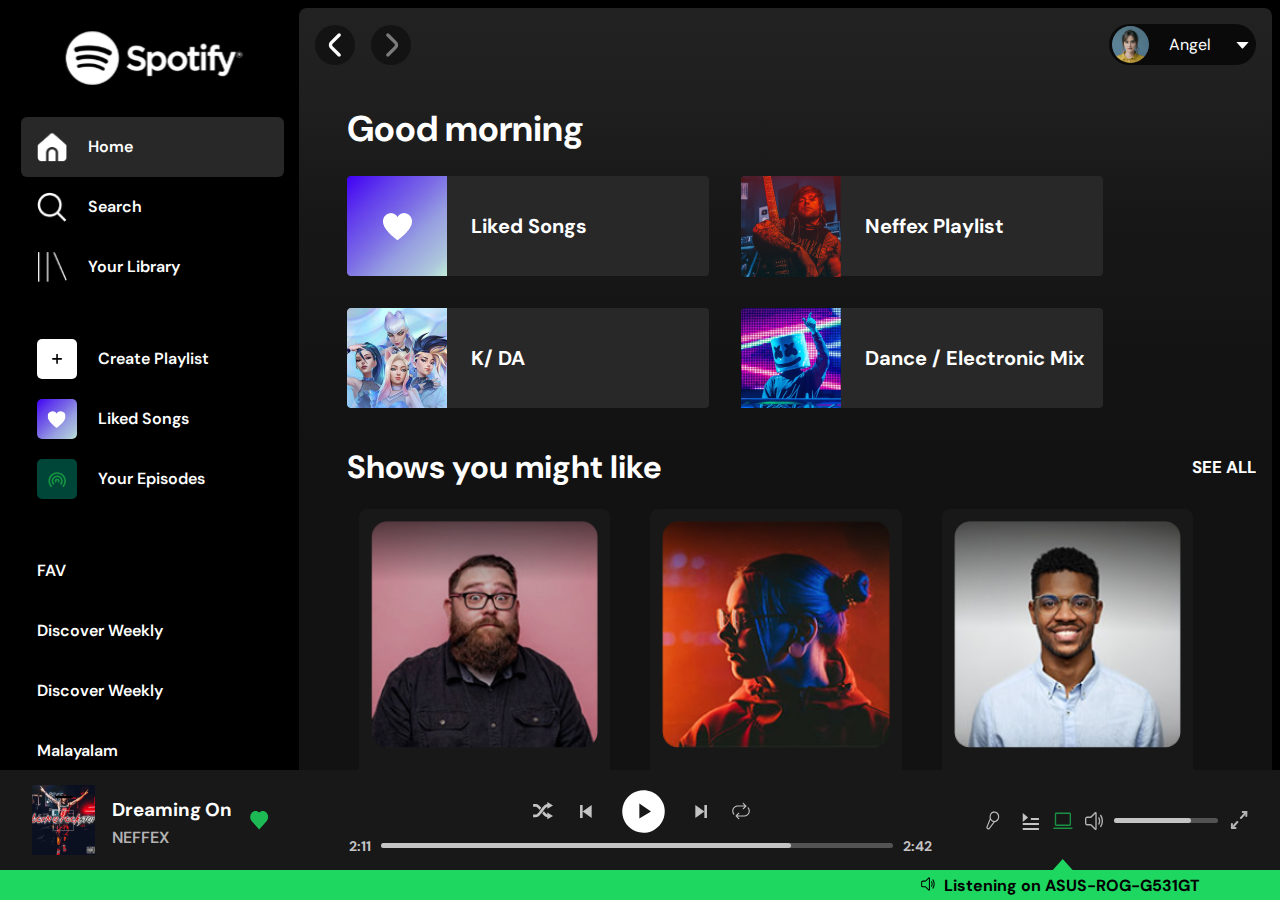
<file: index.html>
<!DOCTYPE html>
<html lang="en">
  <head>
    <meta charset="UTF-8" />
    <meta name="viewport" content="width=device-width, initial-scale=1.0" />
    <title>Spotify - Web Player: Music for everyone</title>
    <link rel="stylesheet" href="style.css" />
    <link rel="shortcut icon" href="./Assets/logo.png" type="image/x-icon" />
  </head>
  <body>
    <div id="container">
      <nav class="sidebar">
        <div class="icon-div">
          <div class="spotify-logo">
              <img src="./Assets/Spotify-logo.svg" width="180px" alt="Spotify Logo" />
          </div>
          <div>
            <div class="icon-links home-link" style="color: #ffffff; opacity: 1">
              <img src="./Assets/home.png" alt="Home" />
              <a href="./playlist.html">Home</a>
            </div>
            <div class="icon-links ">
              <img src="./Assets/search.png" alt="Search" />
              <a href="#">Search</a>
            </div>
            <div class="icon-links">
              <img src="./Assets/library.png" />
              <a href="./playlist.html">Your Library</a>
            </div>
          </div>
          <div>
            <div class="icon-links">
              <div class="pl-list-img" style=" background-color: #ffffff;">
              <img src="./Assets/plus.svg">
              </div>
              <a href="./playlist.html">Create Playlist</a>
            </div>
            <div class="icon-links">
              <div class="pl-list-img" style="background: linear-gradient(135deg, #4000F4 0%, #603AED 22.48%, #7C6EE6 46.93%, #979FE1 65.71%, #A2B3DE 77.68%, #ADC8DC 88.93%, #C0ECD7 100%);">
                <img src="./Assets/heart.svg">
              </div>
              <a href="#">Liked Songs</a>
            </div>
            <div class="icon-links">
              <div class="pl-list-img" style=" background-color: #004638;">
                <img src="./Assets/radio.svg" >
              </div>
              <a href="#">Your Episodes</a>
            </div>
          </div>
          <div>
            <div class="icon-links">FAV</div>
            <div class="icon-links">Discover Weekly</div>
            <div class="icon-links">Discover Weekly</div>
            <div class="icon-links">Malayalam</div>
            <div class="icon-links">Dance / Electronix Mix</div>
            <div class="icon-links">EDM / Popular</div>
          </div>
          <div class="icon-links">
            <img src="./Assets/install.png">
            <a href="#">Install App</a>
          </div>
        </div>
      </nav>
      <main class="main-content">
        <div class="top-bar">
          <div class="nav-btn">
            <div class="round-btn">
              <img src="./Assets/angle-left.svg">
            </div>
            <div class="round-btn">
              <img src="./Assets/angle-right.svg">
            </div>
          </div>
          <div class="profile-btn">
            <img src="./Assets/profile-img.svg">
            <a href="#">Angel</a>
            <img src="./Assets/caret-down.svg">
          </div>
        </div>
        <div class="category-main">
          <!-- morning section -->
          <div style="font-size: large;">
            <h1>Good morning</h1>
            <div class="morning-section">
              <div class="morning-card">
                <img src="./Assets/liked song.png">
                <span>Liked Songs</span>
              </div>
              <div class="morning-card">
                <img src="./Assets/red-image.png">
                <span>Neffex Playlist</span>
              </div>
              <div class="morning-card">
                <img src="./Assets/KD.png">
                <span>K/ DA</span>
              </div>
              <div class="morning-card">
                <img src="./Assets/marsmallow.png">
                <span>Dance / Electronic Mix</span>
              </div>
            </div>
          </div>
          <!-- show seection -->
          <div class="shows">
            <div class="show-heading">
              <div>
                <h1>Shows you might like</h1>
              </div>
              <div
              ><a href="#">SEE ALL</a></div>
            </div>
            <div class="show-card-container">
              <div class="card">
                <img src="./Assets/Rectangle 16.png" alt="album-pic" class="card-img">
                <p class="card-name">Discover Weekly</p>
                <p class="card-description">Ben Ina Scott</p>
              </div>
              <div class="card">
                <img src="./Assets/Rectangle 16 (1).png" alt="album-pic" class="card-img">
                <p class="card-name">MEDITATION SELF</p>
                <p class="card-description">Ibn Hussain Aleen</p>
              </div>
              <div class="card">
                <img src="./Assets/Rectangle 16 (2).png" alt="album-pic" class="card-img">
                <p class="card-name">Daily Mix 3</p>
                <p class="card-description">Samuel Scott</p>
              </div>
              <div class="card">
                <img src="./Assets/Rectangle 16 (3).png" alt="album-pic" class="card-img">
                <p class="card-name">The Alexa Show</p>
                <p class="card-description">Adriana Tom</p>
              </div>
            </div>
          </div>
          <!--charts -->
          <div class="shows">
            <div class="show-heading">
              <div>
                <h1>Charts</h1>
              </div>
              <div
              ><a href="#">SEE ALL</a></div>
            </div>
            <div class="show-card-container">
              <div class="card">
                <img src="./Assets/top-50 india.jpg" alt="album-pic" class="card-img">
                <p class="card-name">Top 50 - India</p>
                <p class="card-description">Your daily update of the most played tracks...</p>
              </div>
              <div class="card">
                <img src="./Assets/top-50-global.jpg" alt="album-pic" class="card-img">
                <p class="card-name">Top 50 - Global</p>
                <p class="card-description">Your daily update of the most played tracks...</p>
              </div>
              <div class="card">
                <img src="./Assets/top-hit india.jpeg" alt="album-pic" class="card-img">
                <p class="card-name">Hot Hits India</p>
                <p class="card-description">The hottest tracks in India.</p>
              </div>
              <div class="card">
                <img src="./Assets/top-hit hindi.jpeg" alt="album-pic" class="card-img">
                <p class="card-name">Top Hits Hindi</p>
                <p class="card-description">Hottest Hindi music served here.</p>
              </div>
            </div>
          </div>
          <!-- made for you -->
          <div class="shows last-show">
            <div class="show-heading">
              <div>
                <h1>Made For You</h1>
              </div>
              <div
              ><a href="#">SEE ALL</a></div>
            </div>
            <div class="show-card-container">
              <div class="card">
                <img src="./Assets/discover-weekly.jpeg" alt="album-pic" class="card-img">
                <p class="card-name">Discover Weekly</p>
                <p class="card-description">Your weekly mixtape of fresh music.</p>
              </div>
              <div class="card">
                <img src="./Assets/mix1.jpeg" alt="album-pic" class="card-img">
                <p class="card-name">Daily Mix 1</p>
                <p class="card-description">Nick Jonas, Black Eyed peas, Ed Sheeran and more</p>
              </div>
              <div class="card">
                <img src="./Assets/jass manak.jpeg" alt="album-pic" class="card-img">
                <p class="card-name">Daily Mix 2</p>
                <p class="card-description">Jass Manak, Guru Randhawa and more</p>
              </div>
              <div class="card">
                <img src="./Assets/tegi-pannu.jpeg" alt="album-pic" class="card-img">
                <p class="card-name">Daily Mix 3</p>
                <p class="card-description">TEgi Pannu, Prabh Singh, karan Randhawa and more</p>
              </div>


            </div>
          </div>
        </div>
      </main>
      <div class="player">
        <div class="player-left">
          <img src="./Assets/album-neffex.png">
          <div class="current-song">
            <h3>Dreaming On</h3>
            <p>NEFFEX</p>
          </div>
          <img src="./Assets/bx_bxs-heart.svg">
        </div>
        <div class="player-center">
          <div class="player-control">
            <img src="./Assets/raphael_shuffle.svg">
            <img src="./Assets/bx_bx-skip-previous.svg">
            <img src="./Assets/gridicons_play.svg">
            <img src="./Assets/bx_bx-skip-next.svg">
            <img src="./Assets/repeat.svg">
          </div>
          <div class="player-timeline">
            <span>2:11</span>
            <input type="range" class="range-slider1" minlength="1" maxlength="100" value="80">
            <span>2:42</span>
          </div>
        </div>
        <div class="player-right">
          <img src="./Assets/ph_microphone-stage.svg">
          <img src="./Assets/carbon_query-queue.svg">
          <div class="device">
            <img src="./Assets/carbon_laptop.svg">
            <img src="./Assets/green-arrow.svg" class="green-arrow">
          </div>
          <img src="./Assets/speaker.svg">
          <input type="range" class="range-slider2" minlength="1" maxlength="100" value="72">
          <img src="./Assets/expand.svg">
        </div>
      </div>
      <div class="playing-on">
        <div>
          <img src="./Assets/black speaker.svg">
          <span>Listening on ASUS-ROG-G531GT</span>
        </div>
      </div>
    </div>
  </body>
</html>
</file>
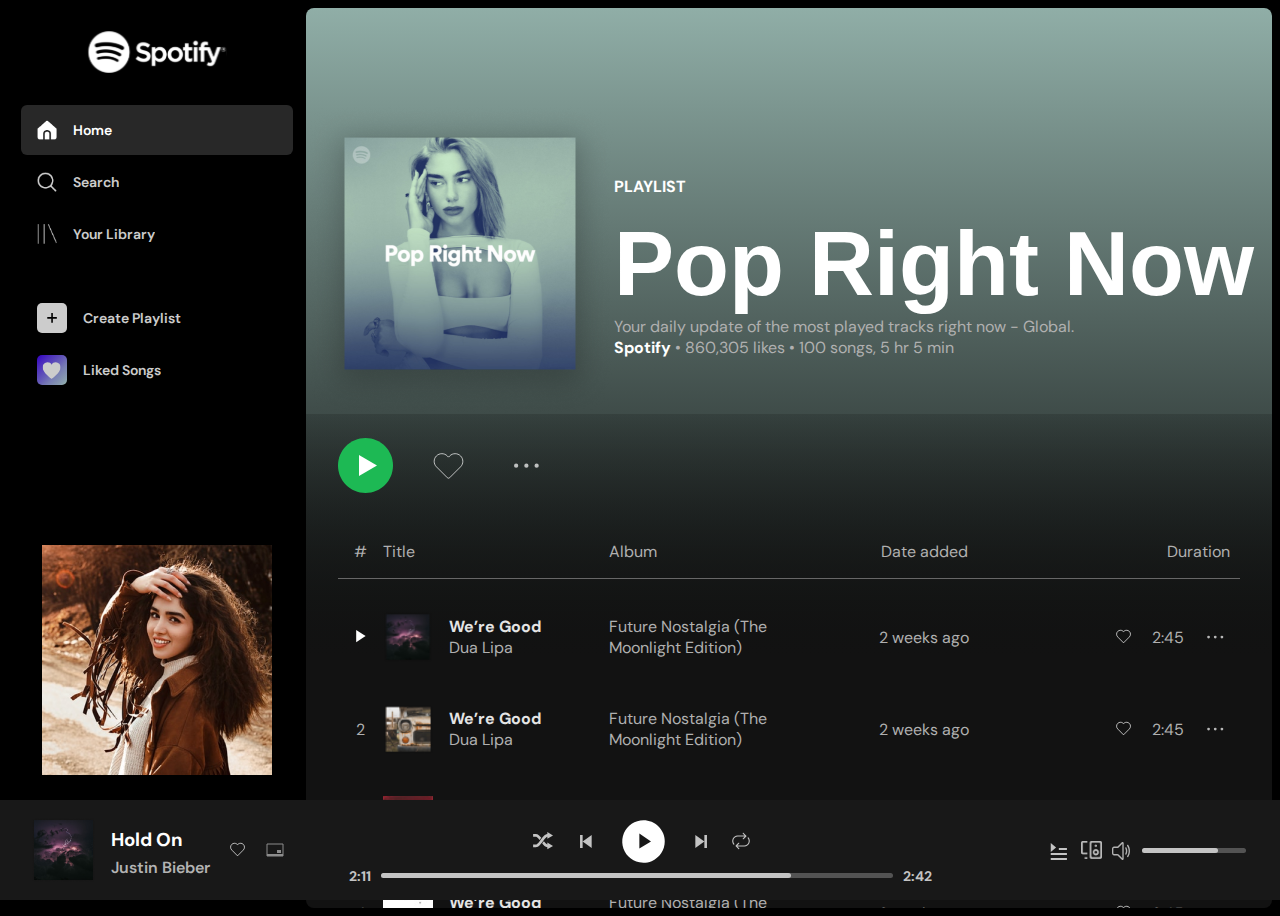
<file: playlist.html>
<!DOCTYPE html>
<html lang="en">

<head>
    <meta charset="UTF-8" />
    <meta name="viewport" content="width=device-width, initial-scale=1.0" />
    <title>Spotify - Web Player: Music for everyone</title>
    <!-- css file -->
    <link rel="stylesheet" href="style.css" />
    <link rel="stylesheet" href="playlist.css">
    <!-- favicon -->
    <link rel="shortcut icon" href="./Assets/logo.png" type="image/x-icon" />
</head>

<body>
    <div id="container">
        <nav class="sidebar">
            <div class="icon-div">
                <div class="spotify-logo">
                    <img src="./Assets/Spotify-logo.svg" width="140px" alt="Spotify Logo" />
                </div>
                <div>
                    <div class="icon-links home-link">
                        <img src="./Assets/home.png" alt="Home" />
                        <a href="./index.html">Home</a>
                    </div>
                    <div class="icon-links">
                        <img src="./Assets/search.png" alt="Search" />
                        <a href="#">Search</a>
                    </div>
                    <div class="icon-links">
                        <img src="./Assets/library.png" />
                        <p>Your Library</p>
                    </div>
                </div>
                <div>
                    <div class="icon-links">
                        <div class="pl-list-img" style=" background-color: #ffffff;">
                            <img src="./Assets/plus.svg">
                        </div>
                        <a href="#">Create Playlist</a>
                    </div>
                    <div class="icon-links">
                        <div class="pl-list-img"
                            style="background: linear-gradient(135deg, #4000F4 0%, #603AED 22.48%, #7C6EE6 46.93%, #979FE1 65.71%, #A2B3DE 77.68%, #ADC8DC 88.93%, #C0ECD7 100%);">
                            <img src="./Assets/heart.svg">
                        </div>
                        <a href="#">Liked Songs</a>
                    </div>
                </div>
            </div>
            <div class="album-pic">
                <img src="./Assets/album art.png">
            </div>
        </nav>
        <main class="main-content">
            <div class="main-content-1">
                <img src="./Assets/스크린샷 2021-03-16 오후 4.04 2.png" alt="album-pic">
                <div class="headings">
                    <p class="headings-p1">PLAYLIST</p>
                    <h1>Pop Right Now</h1>
                    <p class="headings-p2">
                        Your daily update of the most played tracks right now - Global. <br>
                        <span>Spotify</span> &#x2022 860,305 likes &#x2022 100 songs, 5 hr 5 min
                    </p>
                </div>
            </div>
            <div class="main-content-2">
                <div class="play-fav-more">
                    <img src="./Assets/thumb_play.svg">
                    <img src="./Assets/hollow heart 2.svg">
                    <img src="./Assets/more_big.svg">
                </div>
                <!-- song List -->
                <div class="row row-head">
                    <p class="col-num">#</p>
                    <p class="col-title">Title</p>
                    <p class="col-album">Album</p>
                    <p class="col-date">Date added</p>
                    <p class="col-duration">Duration</p>
                </div>
                <div class="row row-data">
                    <div class="col-num">
                        <img src="./Assets/Polygon-2.svg" style="width: fit-content;">
                    </div>
                    <div class="col-title">
                        <div class="title-data">
                            <img src="./Assets/Rectangle 9.png" width="50" height="50px">
                            <div>
                                <h4>We’re Good</h4>
                                <p>Dua Lipa</p>
                            </div>
                        </div>
                    </div>
                    <p class="col-album">Future Nostalgia (The Moonlight Edition)</p>
                    <p class="col-date">2 weeks ago</p>
                    <div class="col-duration">
                        <div class="duration-data">
                            <img src="./Assets/ic-heart.svg">
                            <p>2:45</p>
                            <img src="./Assets/more_big.svg" width="30">
                        </div>
                    </div>
                </div>
                <div class="row row-data">
                    <p class="col-num">2</p>
                    <div class="col-title">
                        <div class="title-data">
                            <img src="./Assets/Rectangle 20.png" width="50" height="50px">
                            <div>
                                <h4>We’re Good</h4>
                                <p>Dua Lipa</p>
                            </div>
                        </div>
                    </div>
                    <p class="col-album">Future Nostalgia (The Moonlight Edition)</p>
                    <p class="col-date">2 weeks ago</p>
                    <div class="col-duration">
                        <div class="duration-data">
                            <img src="./Assets/ic-heart.svg">
                            <p>2:45</p>
                            <img src="./Assets/more_big.svg" width="30">
                        </div>
                    </div>
                </div>
                <div class="row row-data">
                    <p class="col-num">3</p>
                    <div class="col-title">
                        <div class="title-data">
                            <img src="./Assets/3.jpeg" width="50" height="50px">
                            <div>
                                <h4>We’re Good</h4>
                                <p>Dua Lipa</p>
                            </div>
                        </div>
                    </div>
                    <p class="col-album">Future Nostalgia (The Moonlight Edition)</p>
                    <p class="col-date">2 weeks ago</p>
                    <div class="col-duration">
                        <div class="duration-data">
                            <img src="./Assets/ic-heart.svg">
                            <p>2:45</p>
                            <img src="./Assets/more_big.svg" width="30">
                        </div>
                    </div>
                </div>
                <div class="row row-data">
                    <p class="col-num">4</p>
                    <div class="col-title">
                        <div class="title-data">
                            <img src="./Assets/4.jpeg" width="50" height="50px">
                            <div>
                                <h4>We’re Good</h4>
                                <p>Dua Lipa</p>
                            </div>
                        </div>
                    </div>
                    <p class="col-album">Future Nostalgia (The Moonlight Edition)</p>
                    <p class="col-date">2 weeks ago</p>
                    <div class="col-duration">
                        <div class="duration-data">
                            <img src="./Assets/ic-heart.svg">
                            <p>2:45</p>
                            <img src="./Assets/more_big.svg" width="30">
                        </div>
                    </div>
                </div>
                <div class="row row-data">
                    <p class="col-num">5</p>
                    <div class="col-title">
                        <div class="title-data">
                            <img src="./Assets/5.jpeg" width="50" height="50px">
                            <div>
                                <h4>We’re Good</h4>
                                <p>Dua Lipa</p>
                            </div>
                        </div>
                    </div>
                    <p class="col-album">Future Nostalgia (The Moonlight Edition)</p>
                    <p class="col-date">2 weeks ago</p>
                    <div class="col-duration">
                        <div class="duration-data">
                            <img src="./Assets/ic-heart.svg">
                            <p>2:45</p>
                            <img src="./Assets/more_big.svg" width="30">
                        </div>
                    </div>
                </div>
                <div class="row row-data">
                    <p class="col-num">6</p>
                    <div class="col-title">
                        <div class="title-data">
                            <img src="./Assets/6.jpeg" width="50" height="50px">
                            <div>
                                <h4>We’re Good</h4>
                                <p>Dua Lipa</p>
                            </div>
                        </div>
                    </div>
                    <p class="col-album">Future Nostalgia (The Moonlight Edition)</p>
                    <p class="col-date">2 weeks ago</p>
                    <div class="col-duration">
                        <div class="duration-data">
                            <img src="./Assets/ic-heart.svg">
                            <p>2:45</p>
                            <img src="./Assets/more_big.svg" width="30">
                        </div>
                    </div>
                </div>
                <div class="row row-data">
                    <p class="col-num">7</p>
                    <div class="col-title">
                        <div class="title-data">
                            <img src="./Assets/7.jpeg" width="50" height="50px">
                            <div>
                                <h4>We’re Good</h4>
                                <p>Dua Lipa</p>
                            </div>
                        </div>
                    </div>
                    <p class="col-album">Future Nostalgia (The Moonlight Edition)</p>
                    <p class="col-date">2 weeks ago</p>
                    <div class="col-duration">
                        <div class="duration-data">
                            <img src="./Assets/ic-heart.svg">
                            <p>2:45</p>
                            <img src="./Assets/more_big.svg" width="30">
                        </div>
                    </div>
                </div>
                <div class="row row-data">
                    <p class="col-num">8</p>
                    <div class="col-title">
                        <div class="title-data">
                            <img src="./Assets/8.jpeg" width="50" height="50px">
                            <div>
                                <h4>We’re Good</h4>
                                <p>Dua Lipa</p>
                            </div>
                        </div>
                    </div>
                    <p class="col-album">Future Nostalgia (The Moonlight Edition)</p>
                    <p class="col-date">2 weeks ago</p>
                    <div class="col-duration">
                        <div class="duration-data">
                            <img src="./Assets/ic-heart.svg">
                            <p>2:45</p>
                            <img src="./Assets/more_big.svg" width="30">
                        </div>
                    </div>
                </div>
                <div class="row row-data">
                    <p class="col-num">9</p>
                    <div class="col-title">
                        <div class="title-data">
                            <img src="./Assets/9.jpeg" width="50" height="50px">
                            <div>
                                <h4>We’re Good</h4>
                                <p>Dua Lipa</p>
                            </div>
                        </div>
                    </div>
                    <p class="col-album">Future Nostalgia (The Moonlight Edition)</p>
                    <p class="col-date">2 weeks ago</p>
                    <div class="col-duration">
                        <div class="duration-data">
                            <img src="./Assets/ic-heart.svg">
                            <p>2:45</p>
                            <img src="./Assets/more_big.svg" width="30">
                        </div>
                    </div>
                </div>
                <div class="row row-data">
                    <p class="col-num">10</p>
                    <div class="col-title">
                        <div class="title-data">
                            <img src="./Assets/10.jpeg" width="50" height="50px">
                            <div>
                                <h4>We’re Good</h4>
                                <p>Dua Lipa</p>
                            </div>
                        </div>
                    </div>
                    <p class="col-album">Future Nostalgia (The Moonlight Edition)</p>
                    <p class="col-date">2 weeks ago</p>
                    <div class="col-duration">
                        <div class="duration-data">
                            <img src="./Assets/ic-heart.svg">
                            <p>2:45</p>
                            <img src="./Assets/more_big.svg" width="30">
                        </div>
                    </div>
                </div>
            </div>
    </div>
    </main>
    <!-- player section -->
    <div class="player">
        <div class="player-left">
            <img src="./Assets/song-pic2.png">
            <div class="current-song">
                <h3>Hold On</h3>
                <p>Justin Bieber</p>
            </div>
            <img src="./Assets/ic-heart.svg">
            <img src="./Assets/ic-pip.svg">
        </div>
        <div class="player-center">
            <div class="player-control">
                <img src="./Assets/raphael_shuffle.svg">
                <img src="./Assets/bx_bx-skip-previous.svg">
                <img src="./Assets/gridicons_play.svg">
                <img src="./Assets/bx_bx-skip-next.svg">
                <img src="./Assets/repeat.svg">
            </div>
            <div class="player-timeline">
                <span>2:11</span>
                <input type="range" class="range-slider1" minlength="1" maxlength="100" value="80">
                <span>2:42</span>
            </div>
        </div>
        <div class="player-right">
            <img src="./Assets/carbon_query-queue.svg">
            <img src="./Assets/multi-device.png" height="18px" style="opacity: 0.7;">
            <img src="./Assets/speaker.svg">
            <input type="range" class="range-slider2" minlength="1" maxlength="100" value="72">
        </div>
    </div>
</body>

</html>
</file>
<file: style.css>
@import url("https://fonts.googleapis.com/css2?family=DM+Sans:opsz@9..40&display=swap");
* {
  font-family: "DM Sans", sans-serif;
  box-sizing: border-box;
}
:root {
  --black: #000;
  --grey: #181818;
  --btn-fill: #131313;
  --light-grey: #282828;
  --light-light-grey: #303030;
  --white: #ffffff;
  --green: #1ed760;
}
body {
  display: flex;
  flex-direction: column;
  height: 100%;
  margin: 0rem;
  overflow: hidden;
  font-family: "Nunito", sans-serif;
  background-color: var(--black);
  color: var(--white);
}
a {
  text-decoration: none;
  color: var(--white);
}
::-webkit-scrollbar {
  display: none;
}
#container {
  display: flex;
  flex: 1;
  overflow: hidden;
  background-color: var(--black);
  padding: 8px;
}
.sidebar {
  display: flex;
  flex-direction: column;
  flex: 0.22;
  background-color: var(--black);
  gap: 1rem;
  overflow-y: auto;
  height: 90vh;
  padding: 0.8rem;
}
.main-content {
  padding: 1rem;
  flex: 0.78;
  border-radius: 0.5rem;
  background: linear-gradient(
    180deg,
    #222 0%,
    #1f1f1f 11.64%,
    #171717 25.66%,
    #161616 32.94%,
    #151515 35.98%,
    #131313 44.89%,
    #121212 55.22%,
    #121212 75.34%,
    #121212 100%
  );
}
.player {
  height: 100px;
  width: 100%;
  position: fixed;
  bottom: 30px;
  left: 0;
  background-color: var(--grey);
}
.playing-on {
  height: 30px;
  width: 100%;
  position: fixed;
  bottom: 0;
  left: 0;
  background-color: var(--green);
}
.icon-div {
  display: flex;
  flex-direction: column;
  gap: 2rem;
  padding-bottom: 5.6rem;
}
.spotify-logo {
  display: flex;
  justify-content: center;
  align-items: center;
  cursor: pointer;
  padding-top: 10px;
}
.icon-links {
  display: flex;
  gap: 1.3rem;
  padding-left: 1rem;
  align-items: center;
  font-size: 16px;
  font-weight: 600;
  cursor: pointer;
  height: 60px;
  width: 99%;
  border-radius: 6px;
}
.icon-links:hover {
  transition: all 0.3s;
  background-color: var(--light-grey);
}
.home-link{
  background-color: var(--light-grey);
}
.icon-links img {
  width: 30px;
  height: 30px;
}
.pl-list-img {
  display: flex;
  align-items: center;
  justify-content: center;
  border-radius: 5px;
  height: 40px;
  width: 40px;
}
.pl-list-img > img {
  height: 20px;
  width: 20px;
}
.nav-btn {
  display: flex;
  gap: 1rem;
}
.top-bar {
  display: flex;
  justify-content: space-between;
  align-items: center;
  padding-bottom: 1rem;
}
.round-btn {
  display: flex;
  height: 40px;
  width: 40px;
  border-radius: 50%;
  background-color: var(--btn-fill);
}
.round-btn img:hover {
  cursor: pointer;
}
.profile-btn {
  display: flex;
  justify-content: space-between;
  align-items: center;
  width: 147px;
  height: 41px;
  background: #0a0a0a;
  border-radius: 33px;
  padding-inline: 3px;
  cursor: pointer;
}
.profile-btn:hover {
  border: 1px solid gray;
}
.category-main {
  display: flex;
  flex-direction: column;
  overflow-y: auto;
  gap: 1rem;
  height: 80vh;
  padding-left: 2rem;
}
.morning-section {
  display: flex;
  gap: 2rem;
  flex-wrap: wrap;
}
.morning-card {
  display: flex;
  align-items: center;
  gap: 1.5rem;
  color: #fff;
  font-size: 20px;
  font-style: normal;
  font-weight: 700;
  width: 362px;
  height: 100px;
  background-color: var(--light-grey);
  border-radius: 4px;
}
.morning-card:hover {
  background-color: #303030;
}
.show-heading {
  display: flex;
  justify-content: space-between;
  align-items: center;
  
}
.show-heading a {
  font-size: 17px;
  font-weight: 700;
  text-underline-offset: 8px;
}
.show-heading a:hover {
  text-decoration: underline;
}
.show-card-container {
  display: flex;
  gap: 1rem;
  flex-wrap: wrap;
}
.card {
  width: 251.292px;
height: 305.904px;
  background-color: var(--grey);
  padding: 12px;
  border-radius: 8px;
  height: fit-content;
  margin: 0px 12px;
}
.card:hover{
    cursor: pointer;
    background-color: var(--light-grey);
}
.card img {
  width: 100%;
  border-radius: 16px;
}
.card-name {
  font-size: 21px;
  font-weight: 600;
  margin-bottom: 5px;
}
.card-description{
color: #B3B3B3;
font-size: 15px;
margin-block: 4px;
}
.last-show{
  padding-bottom: 5rem;
}
/* player css */
.player{
  display: flex;
  justify-content: space-between;
  align-items: center;
  width: 100vw;
}
.player-left{
  display: flex;
  justify-content: flex-start;
  align-items: center;
  width: 25vw;
  margin-left: 2rem;
  gap: 1rem;
}
.current-song h3{
  margin-block: 5px;
}
.current-song p{
  margin-block: 0px;
  color: #B3B3B3;
  font-weight: 600;
}
.player-center{
  display: flex;
  flex-direction: column;
  align-items: center;
  justify-content: center;
  width: 50vw;
}
.player-right{
  display: flex;
  justify-content: flex-end;
  align-items: center;
  width: 25vw;
  gap: 0.6rem;
  margin-right: 2rem;
}
.device{
  height: 100%;
  display: flex;
  align-items: center;
  position: relative;
}
.green-arrow{
  position: absolute;
  bottom: -38px;
}
.player-control{
  display: flex;
  align-items: center;
  gap: 1rem;
}
.player-timeline{
  display: flex;
  justify-content: center;
  align-items: center;
  gap: 0.5rem;
}
.player-timeline span{
  color: #C4C4C4;
  font-size: 14px;
  font-weight: 700;
}
/* range input */
.range-slider1{
  -webkit-appearance: none;
  width: 40vw;
  height: 5px;
  background: #535353;
  border-radius: 2.5px;
  outline: none;
  overflow: hidden;
  cursor: pointer;
}
.range-slider1::-webkit-slider-thumb{
  -webkit-appearance: none;
  width: 5px;
  height: 5px;
  background: #C4C4C4;
  box-shadow: -403px 0 0 400px #C4C4C4;
  border-radius: 2.5px;
}
.range-slider1:hover::-webkit-slider-thumb{
  background: var(--green);
  box-shadow: -403px 0 0 400px var(--green);
}
.range-slider2{
  -webkit-appearance: none;
  width: 104px;
  height: 5px;
  background: #535353;
  border-radius: 2.5px;
  outline: none;
  overflow: hidden;
  cursor: pointer;
}
.range-slider2::-webkit-slider-thumb{
  -webkit-appearance: none;
  appearance: none;
  width: 5px;
  height: 5px;
  background: #C4C4C4;
  box-shadow: -303px 0 0 300px #C4C4C4;
  border-radius: 2.5px;
}
.range-slider2:hover::-webkit-slider-thumb{
  background: var(--green);
  box-shadow: -403px 0 0 400px var(--green);
}
/* playing-on */
.playing-on{
  display: flex;
  align-items: center;
  justify-content: flex-end;
}
.playing-on span{
  color: var(--black);
  color: #000;
  font-size: 16px;
  font-weight: 700;
  margin-right: 5rem;
  margin-left: 5px;
}
.player img{
  cursor: pointer;
}
</file>
<file: playlist.css>
:root {
    --black: #000;
    --grey: #181818;
    --btn-fill: #131313;
    --light-grey: #282828;
    --light-light-grey: #303030;
    --white: #ffffff;
    --green: #1ed760;
}
.player{
    bottom: 0;
}
.sidebar {
  justify-content: space-between;
}
.main-content{
    background: linear-gradient(to bottom, #90AEA7, #000 80% );
    height: 100vh;
}
.main-content{
    overflow-y: auto;
    display: flex;
    flex-direction: column;
    padding: 0;
}
.icon-links {
    display: flex;
    gap: 1rem;
    padding-left: 1rem;
    align-items: center;
    font-size: 14px;
    font-weight: 600;
    opacity: 0.8;
    cursor: pointer;
    height: 50px;
    width: 100%;
    border-radius: 6px;
    margin-bottom: 2px;
  }
  .icon-links:hover {
    opacity: 1;
    background-color: var(--light-grey);
  }
  .home-link{
    opacity: 1;
    background-color: var(--light-grey);
  }
  .icon-links img {
    width: 20px;
    height: 20px;
  }
  .pl-list-img {
    height: 30px;
    width: 30px;
  }
  .album-pic{
    width: 100%;
    padding-top: 20px;
    background-color:#000;
    display: flex;
    position: relative;
    align-items: center;
    justify-content: center;
  }
  .album-pic{
    position: sticky;
    bottom: 30px;
  }
  .playlist-top{
    display: flex;
    align-items:last baseline;
  }

  /* main css */
  .main-content-1 {
    display: flex;
    width: 100%;
    padding-top: 6rem;
}
  .main-content-1 img{
    display: flex;
    justify-content: flex-end;
    display: flex;
}
.headings{
    display: flex;
    flex-direction: column;
    justify-content:center;
}
.headings h1{
    font-family: Circular, spotify-circular, Helvetica, Arial, sans-serif;
    font-size: 90px;
    font-weight: 900;
    margin: 0;
}
.headings-p2{
    margin: 0px;
    color:rgb(176, 176, 176);
}
.headings-p1, .headings-p2 span{
    font-weight: 700;
    color: var(--white);
}
.main-content-2{
    padding: 1.5rem 2rem;
    width: 100%;
    background: linear-gradient(to bottom, rgb(0,0,0, 0.15), rgb(18,18,18) 20% );
    padding-bottom: 7rem;
}
.play-fav-more{
    display: flex;
    gap: 2rem;
    padding-bottom: 2rem;
}
.play-fav-more img{
    cursor: pointer;
}
/* songs list */
.row{
    display: flex;
    width: 100%;
}
.col-num{
    width: 5%;
}
.col-title{
    width: 25%;
}
.col-album{
    width: 25%;
}
.col-date{
    width: 20%;
}
.col-duration{
    width: 25%;
}
.col-num, .col-date{
    text-align: center;
}
.col-title, .col-album{
    text-align: start;
}
.col-duration{
    text-align: end;
    padding-right: 10px;
}
.row-head{
    color: rgb(176, 176, 176);
    border-bottom: 1px solid rgb(103, 103, 103);
    margin-bottom: 16px;
}
.row-data{
    display: flex;
    align-items: center;
    border-radius: 5px;
    padding-block: 5px;
    margin-bottom: 8px;
}
.title-data{
    display: flex;
    align-items: center;
    gap: 1rem;
}
.title-data h4{
    color:rgb(228, 228, 228);
}
.title-data h4, .title-data p{
    margin: 0;
}
.duration-data{
    display: flex;
    align-items: center;
    gap: 1rem;
    justify-content: end;
}
.row-data{
    color: rgb(176, 176, 176);
}
.row-data:hover{
    background-color: var(--light-light-grey);
}
</file>
